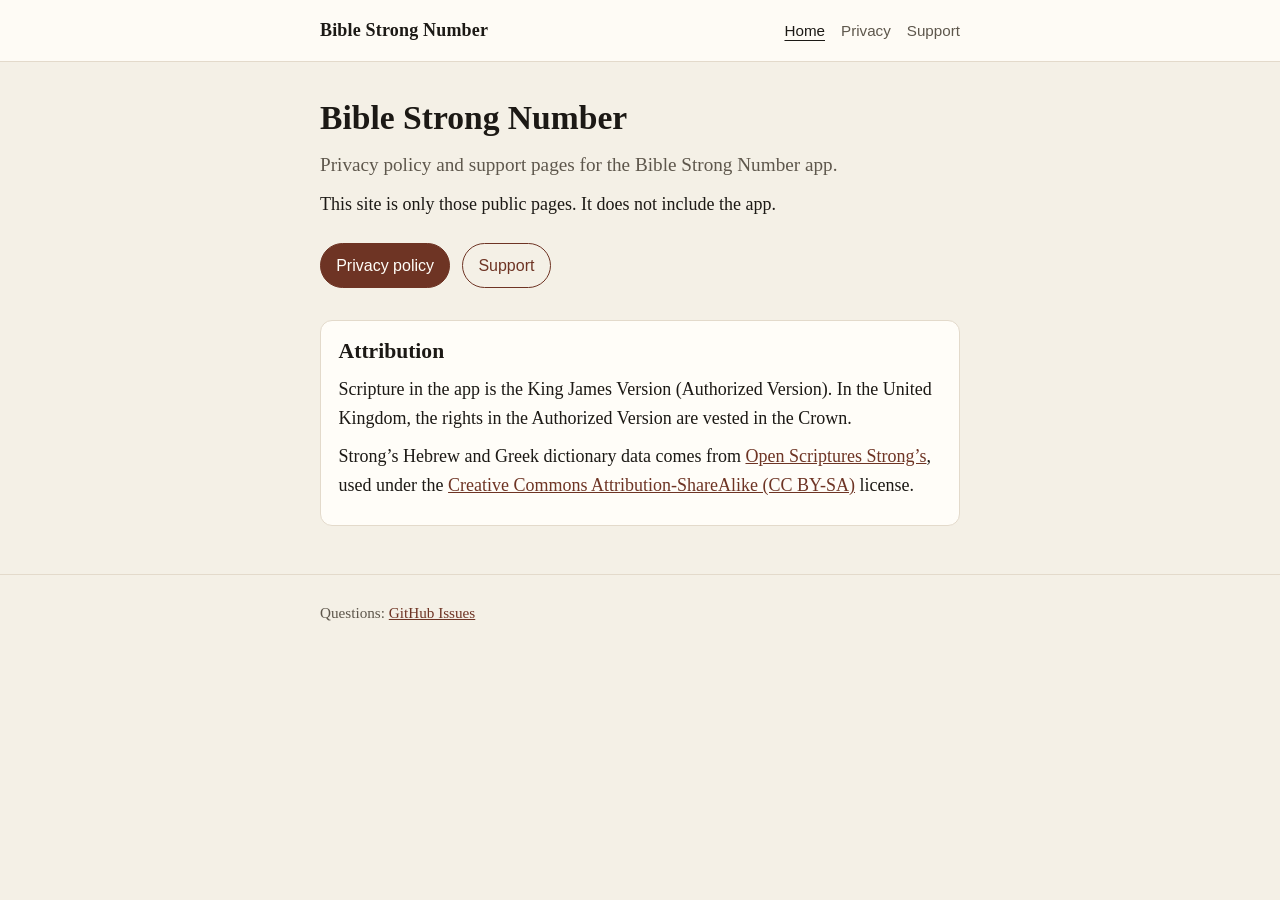
<file: index.html>
<!DOCTYPE html>
<html lang="en">
<head>
  <meta charset="utf-8">
  <meta name="viewport" content="width=device-width, initial-scale=1">
  <title>Bible Strong Number</title>
  <meta name="description" content="Privacy policy and support for the Bible Strong Number app.">
  <link rel="stylesheet" href="styles.css">
</head>
<body>
  <header class="site-header">
    <div class="wrap">
      <a class="brand" href="./">Bible Strong Number</a>
      <nav class="nav" aria-label="Primary">
        <a href="./" aria-current="page">Home</a>
        <a href="privacy/">Privacy</a>
        <a href="support/">Support</a>
      </nav>
    </div>
  </header>
  <main class="wrap">
    <h1>Bible Strong Number</h1>
    <p class="lede">Privacy policy and support pages for the Bible Strong Number app.</p>
    <p>This site is only those public pages. It does not include the app.</p>
    <div class="actions">
      <a class="button" href="privacy/">Privacy policy</a>
      <a class="button secondary" href="support/">Support</a>
    </div>
    <section class="panel" aria-labelledby="attribution-heading">
      <h2 id="attribution-heading">Attribution</h2>
      <p>Scripture in the app is the King James Version (Authorized Version). In the United Kingdom, the rights in the Authorized Version are vested in the Crown.</p>
      <p>Strong’s Hebrew and Greek dictionary data comes from <a href="https://github.com/openscriptures/strongs">Open Scriptures Strong’s</a>, used under the <a href="https://creativecommons.org/licenses/by-sa/4.0/">Creative Commons Attribution-ShareAlike (CC BY-SA)</a> license.</p>
    </section>
  </main>
  <footer class="site-footer">
    <div class="wrap">
      <p>Questions: <a href="https://github.com/lisiukay/bible-strong-number-site/issues">GitHub Issues</a></p>
    </div>
  </footer>
</body>
</html>
</file>
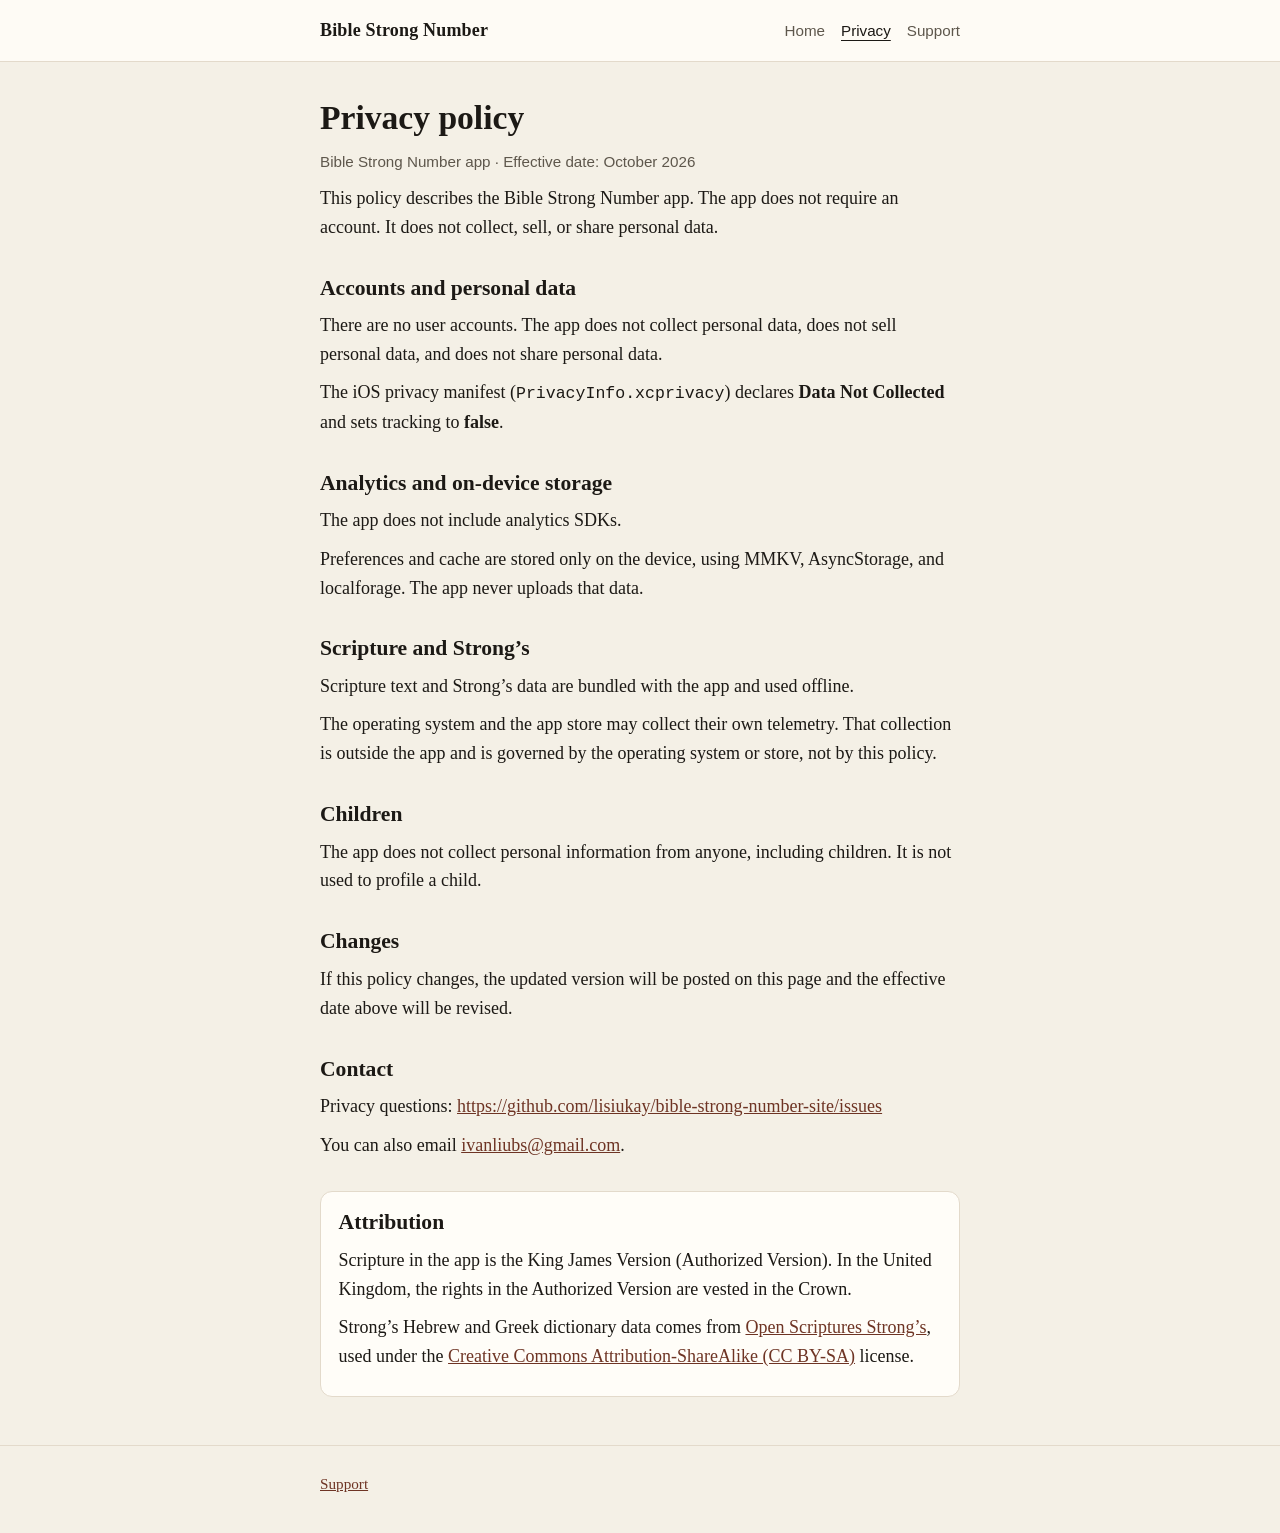
<file: privacy/index.html>
<!DOCTYPE html>
<html lang="en">
<head>
  <meta charset="utf-8">
  <meta name="viewport" content="width=device-width, initial-scale=1">
  <title>Privacy policy — Bible Strong Number</title>
  <meta name="description" content="Privacy policy for the Bible Strong Number app. Effective October 2026. No accounts and no personal data collected, sold, or shared.">
  <link rel="stylesheet" href="../styles.css">
</head>
<body>
  <header class="site-header">
    <div class="wrap">
      <a class="brand" href="../">Bible Strong Number</a>
      <nav class="nav" aria-label="Primary">
        <a href="../">Home</a>
        <a href="./" aria-current="page">Privacy</a>
        <a href="../support/">Support</a>
      </nav>
    </div>
  </header>
  <main class="wrap">
    <h1>Privacy policy</h1>
    <p class="meta">Bible Strong Number app · Effective date: October 2026</p>
    <p>This policy describes the Bible Strong Number app. The app does not require an account. It does not collect, sell, or share personal data.</p>

    <h2>Accounts and personal data</h2>
    <p>There are no user accounts. The app does not collect personal data, does not sell personal data, and does not share personal data.</p>
    <p>The iOS privacy manifest (<code>PrivacyInfo.xcprivacy</code>) declares <strong>Data Not Collected</strong> and sets tracking to <strong>false</strong>.</p>

    <h2>Analytics and on-device storage</h2>
    <p>The app does not include analytics SDKs.</p>
    <p>Preferences and cache are stored only on the device, using MMKV, AsyncStorage, and localforage. The app never uploads that data.</p>

    <h2>Scripture and Strong’s</h2>
    <p>Scripture text and Strong’s data are bundled with the app and used offline.</p>
    <p>The operating system and the app store may collect their own telemetry. That collection is outside the app and is governed by the operating system or store, not by this policy.</p>

    <h2>Children</h2>
    <p>The app does not collect personal information from anyone, including children. It is not used to profile a child.</p>

    <h2>Changes</h2>
    <p>If this policy changes, the updated version will be posted on this page and the effective date above will be revised.</p>

    <h2>Contact</h2>
    <p>Privacy questions: <a href="https://github.com/lisiukay/bible-strong-number-site/issues">https://github.com/lisiukay/bible-strong-number-site/issues</a></p>
    <p>You can also email <a href="mailto:ivanliubs@gmail.com">ivanliubs@gmail.com</a>.</p>

    <section class="panel" aria-labelledby="attribution-heading">
      <h2 id="attribution-heading">Attribution</h2>
      <p>Scripture in the app is the King James Version (Authorized Version). In the United Kingdom, the rights in the Authorized Version are vested in the Crown.</p>
      <p>Strong’s Hebrew and Greek dictionary data comes from <a href="https://github.com/openscriptures/strongs">Open Scriptures Strong’s</a>, used under the <a href="https://creativecommons.org/licenses/by-sa/4.0/">Creative Commons Attribution-ShareAlike (CC BY-SA)</a> license.</p>
    </section>
  </main>
  <footer class="site-footer">
    <div class="wrap">
      <p><a href="../support/">Support</a></p>
    </div>
  </footer>
</body>
</html>
</file>
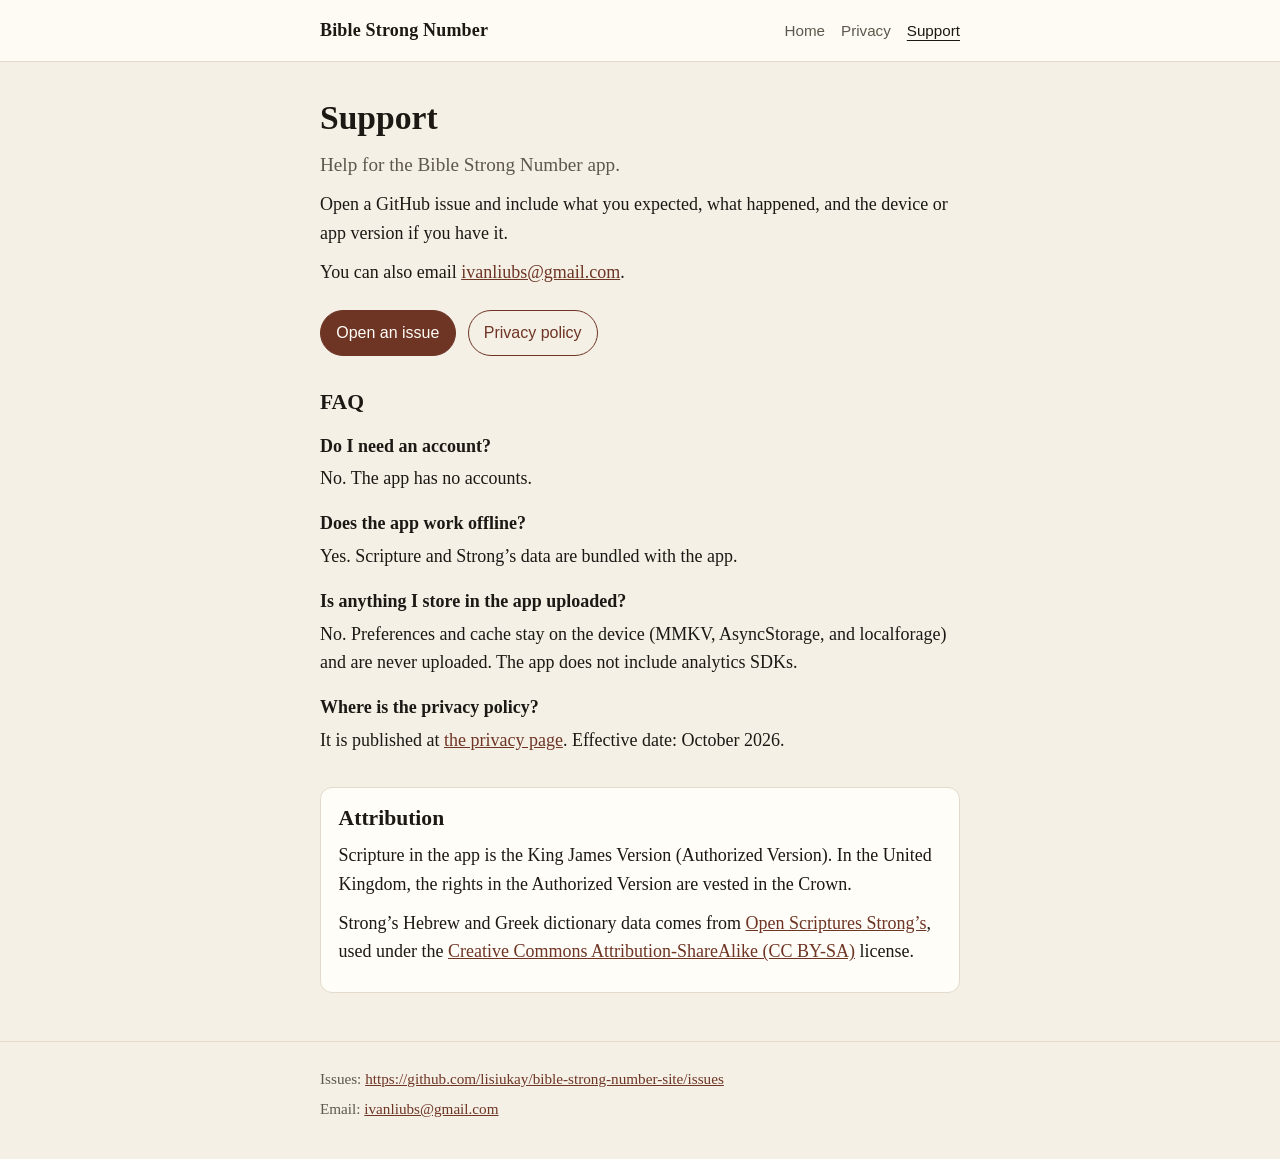
<file: support/index.html>
<!DOCTYPE html>
<html lang="en">
<head>
  <meta charset="utf-8">
  <meta name="viewport" content="width=device-width, initial-scale=1">
  <title>Support — Bible Strong Number</title>
  <meta name="description" content="Support for the Bible Strong Number app. Get help on GitHub Issues.">
  <link rel="stylesheet" href="../styles.css">
</head>
<body>
  <header class="site-header">
    <div class="wrap">
      <a class="brand" href="../">Bible Strong Number</a>
      <nav class="nav" aria-label="Primary">
        <a href="../">Home</a>
        <a href="../privacy/">Privacy</a>
        <a href="./" aria-current="page">Support</a>
      </nav>
    </div>
  </header>
  <main class="wrap">
    <h1>Support</h1>
    <p class="lede">Help for the Bible Strong Number app.</p>
    <p>Open a GitHub issue and include what you expected, what happened, and the device or app version if you have it.</p>
    <p>You can also email <a href="mailto:ivanliubs@gmail.com">ivanliubs@gmail.com</a>.</p>
    <div class="actions">
      <a class="button" href="https://github.com/lisiukay/bible-strong-number-site/issues">Open an issue</a>
      <a class="button secondary" href="../privacy/">Privacy policy</a>
    </div>

    <h2>FAQ</h2>
    <dl>
      <dt>Do I need an account?</dt>
      <dd>No. The app has no accounts.</dd>
      <dt>Does the app work offline?</dt>
      <dd>Yes. Scripture and Strong’s data are bundled with the app.</dd>
      <dt>Is anything I store in the app uploaded?</dt>
      <dd>No. Preferences and cache stay on the device (MMKV, AsyncStorage, and localforage) and are never uploaded. The app does not include analytics SDKs.</dd>
      <dt>Where is the privacy policy?</dt>
      <dd>It is published at <a href="../privacy/">the privacy page</a>. Effective date: October 2026.</dd>
    </dl>

    <section class="panel" aria-labelledby="attribution-heading">
      <h2 id="attribution-heading">Attribution</h2>
      <p>Scripture in the app is the King James Version (Authorized Version). In the United Kingdom, the rights in the Authorized Version are vested in the Crown.</p>
      <p>Strong’s Hebrew and Greek dictionary data comes from <a href="https://github.com/openscriptures/strongs">Open Scriptures Strong’s</a>, used under the <a href="https://creativecommons.org/licenses/by-sa/4.0/">Creative Commons Attribution-ShareAlike (CC BY-SA)</a> license.</p>
    </section>
  </main>
  <footer class="site-footer">
    <div class="wrap">
      <p>Issues: <a href="https://github.com/lisiukay/bible-strong-number-site/issues">https://github.com/lisiukay/bible-strong-number-site/issues</a></p>
      <p>Email: <a href="mailto:ivanliubs@gmail.com">ivanliubs@gmail.com</a></p>
    </div>
  </footer>
</body>
</html>
</file>
<file: styles.css>
:root {
  --bg: #f4f0e6;
  --ink: #1c1915;
  --muted: #5e574c;
  --accent: #6e3424;
  --accent-dark: #4e2419;
  --card: #fffdf8;
  --line: #e3dacb;
  --max: 40rem;
}

* {
  box-sizing: border-box;
}

html {
  scroll-behavior: smooth;
}

body {
  margin: 0;
  background: var(--bg);
  color: var(--ink);
  font-family: "Iowan Old Style", "Palatino Linotype", Palatino, Georgia, serif;
  font-size: 1.125rem;
  line-height: 1.6;
}

a {
  color: var(--accent);
}

a:hover {
  color: var(--accent-dark);
}

a:focus-visible {
  outline: 2px solid var(--accent);
  outline-offset: 3px;
}

.wrap {
  width: min(var(--max), calc(100% - 2rem));
  margin: 0 auto;
}

.site-header {
  border-bottom: 1px solid var(--line);
  background: rgba(255, 253, 248, 0.9);
}

.site-header .wrap {
  display: flex;
  flex-wrap: wrap;
  align-items: baseline;
  justify-content: space-between;
  gap: 0.75rem 1.5rem;
  padding: 1rem 0;
}

.brand {
  color: var(--ink);
  font-weight: 650;
  text-decoration: none;
  letter-spacing: 0.01em;
}

.nav {
  display: flex;
  gap: 1rem;
}

.nav a {
  color: var(--muted);
  text-decoration: none;
  font-family: "Avenir Next", "Segoe UI", sans-serif;
  font-size: 0.95rem;
}

.nav a[aria-current="page"] {
  color: var(--ink);
  text-decoration: underline;
  text-underline-offset: 0.25em;
}

main {
  padding: 2.25rem 0 3rem;
}

h1 {
  margin: 0 0 0.75rem;
  font-size: 2.1rem;
  line-height: 1.2;
  font-weight: 650;
}

h2 {
  margin: 2rem 0 0.5rem;
  font-size: 1.35rem;
  line-height: 1.3;
}

p,
li {
  margin: 0.6rem 0;
}

.lede {
  font-size: 1.2rem;
  color: var(--muted);
}

.actions {
  display: flex;
  flex-wrap: wrap;
  gap: 0.75rem;
  margin: 1.5rem 0 0.5rem;
}

.button {
  display: inline-block;
  padding: 0.55rem 0.95rem;
  border: 1px solid var(--accent);
  border-radius: 999px;
  background: var(--accent);
  color: #fffdf8;
  text-decoration: none;
  font-family: "Avenir Next", "Segoe UI", sans-serif;
  font-size: 1rem;
}

.button.secondary {
  background: transparent;
  color: var(--accent);
}

.button:hover {
  background: var(--accent-dark);
  border-color: var(--accent-dark);
  color: #fffdf8;
}

.panel {
  margin-top: 2rem;
  padding: 1rem 1.1rem;
  background: var(--card);
  border: 1px solid var(--line);
  border-radius: 0.75rem;
}

.panel h2:first-child {
  margin-top: 0;
}

.meta {
  font-family: "Avenir Next", "Segoe UI", sans-serif;
  font-size: 0.95rem;
  color: var(--muted);
}

dl {
  margin: 0.5rem 0 0;
}

dt {
  margin-top: 1rem;
  font-weight: 650;
}

dd {
  margin: 0.25rem 0 0;
}

.site-footer {
  border-top: 1px solid var(--line);
  padding: 1.25rem 0 2rem;
  color: var(--muted);
  font-size: 0.95rem;
}

.site-footer p {
  margin: 0.35rem 0;
}

code {
  font-family: ui-monospace, "SFMono-Regular", Menlo, Consolas, monospace;
  font-size: 0.92em;
}
</file>
